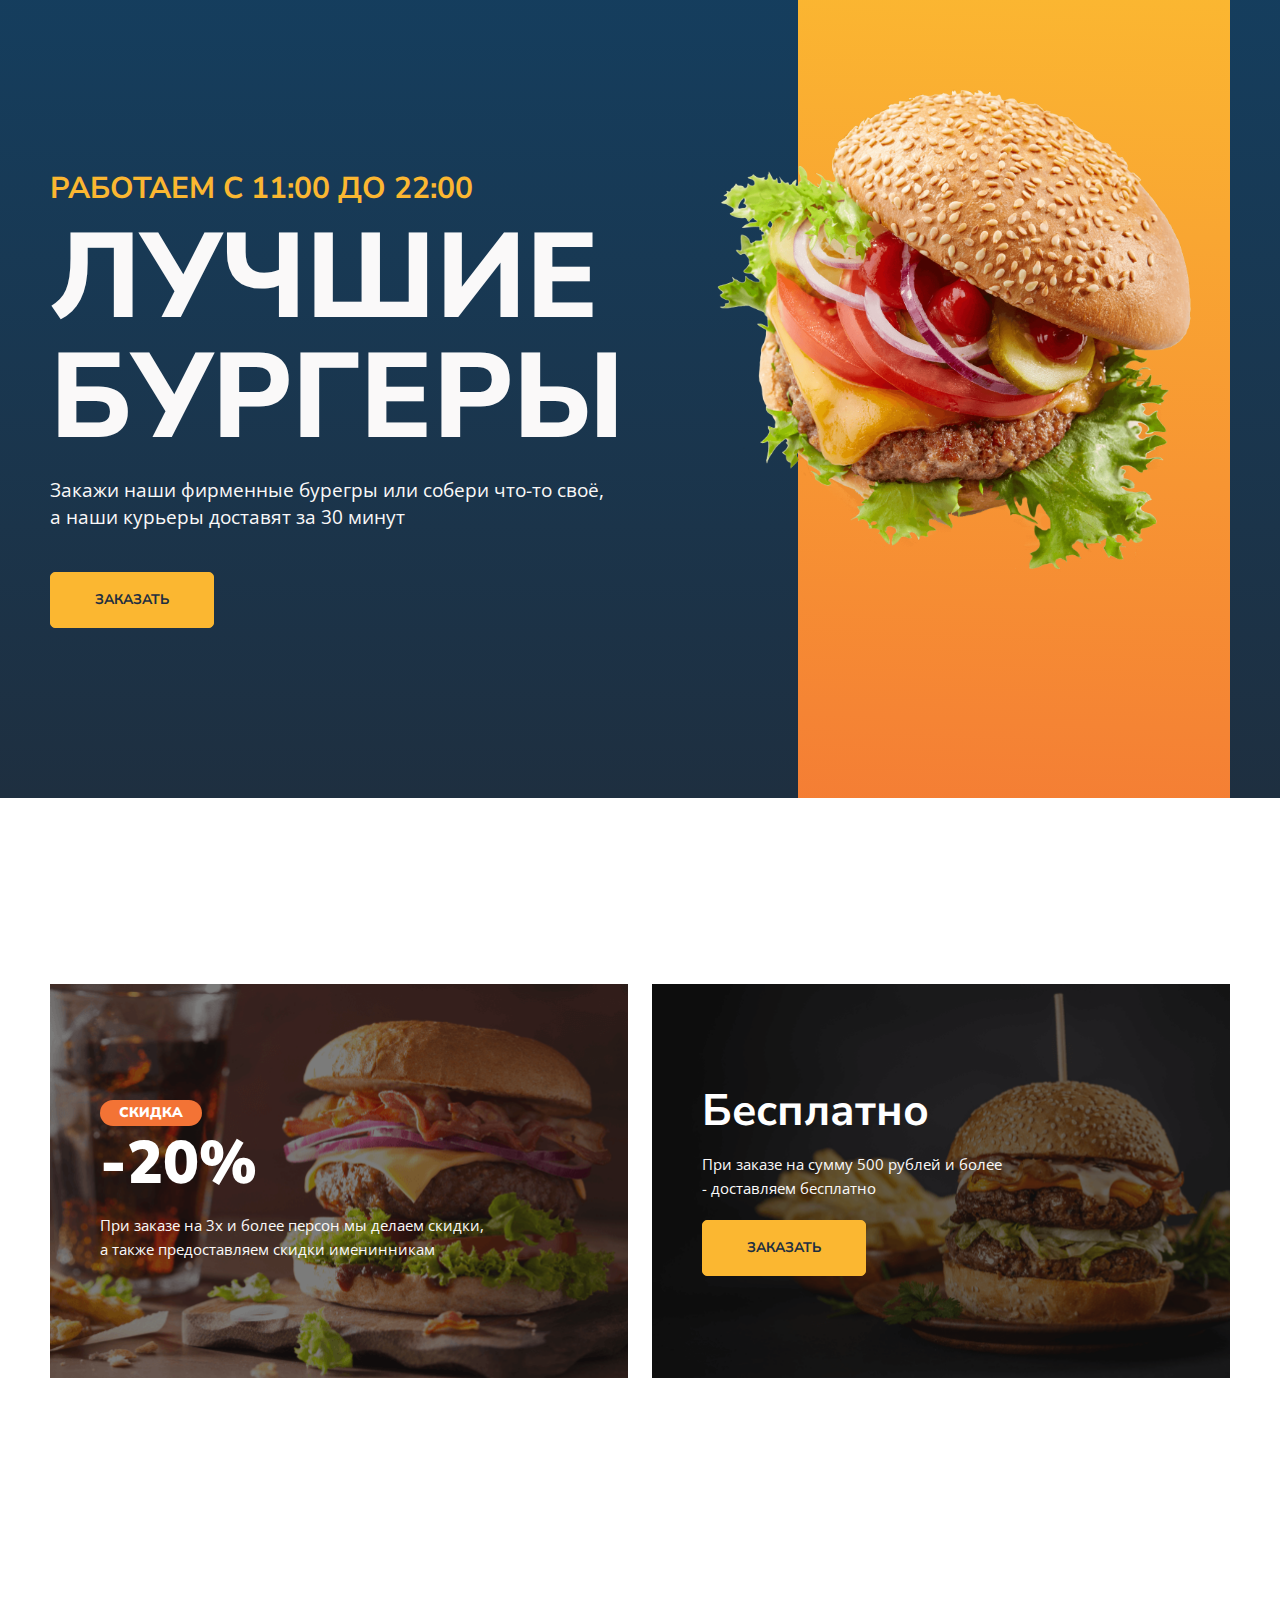
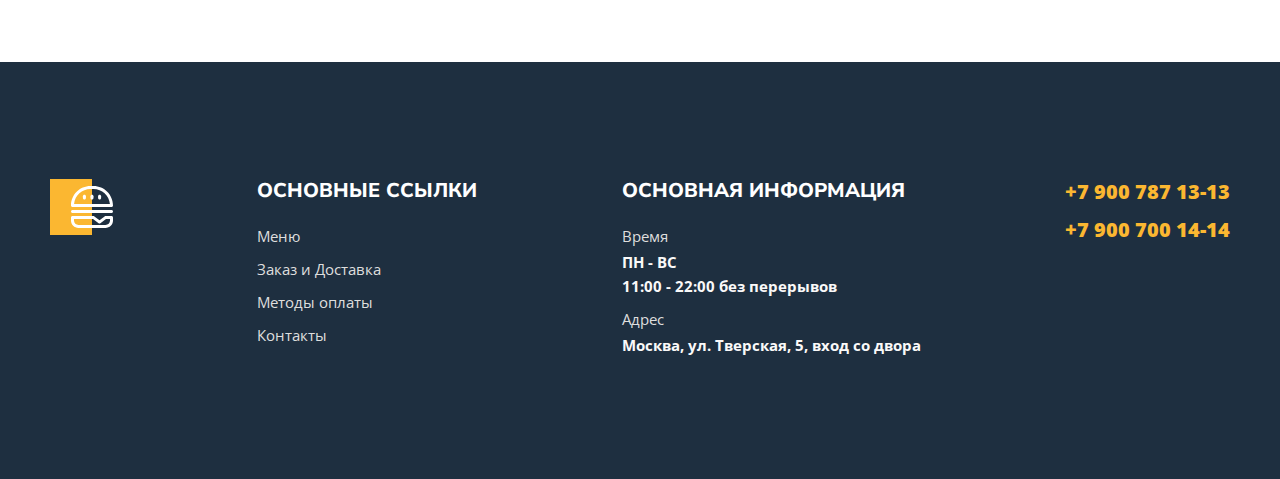
<file: index.html>
<!DOCTYPE html>
<html lang="ru">
<head>
    <meta charset="UTF-8">
    <meta http-equiv="X-UA-Compatible" content="IE=edge">
    <meta name="viewport" content="width=device-width, initial-scale=1.0">
    <title>Burgers</title>
    <link rel="preconnect" href="https://fonts.googleapis.com">
    <link rel="preconnect" href="https://fonts.gstatic.com" crossorigin>
    <link href="https://fonts.googleapis.com/css2?family=Nunito+Sans:wght@600;700;800;900&family=Open+Sans:wght@400;600;700&display=swap" rel="stylesheet">
    <link rel="stylesheet" href="css/normalize.css">
    <link rel="stylesheet" href="css/main.css">
    <link rel="apple-touch-icon" sizes="180x180" href="img/favicon/apple-touch-icon.png">
    <link rel="icon" type="image/png" sizes="32x32" href="img/favicon/favicon-32x32.png">
    <link rel="icon" type="image/png" sizes="16x16" href="img/favicon/favicon-16x16.png">
    <link rel="apple-touch-icon" sizes="192x192" href="img/favicon/android-chrome-192x192">
    <link rel="icon" type="image/png" sizes="512x512" href="img/favicon/android-chrome-512x512">
    <link rel="icon" sizes="16x16" href="img/favicon/favicon.ico">
    <link rel="mask-icon" href="img/favicon/safari-pinned-tab.svg" color="#5bbad5">
    <meta name="msapplication-TileColor" content="#da532c">
    <meta name="theme-color" content="#ffffff">
</head>
<body>
    <div class="main">
        <div class="wrapper">
            <div class="content">
                <h1 class="content-title">
                    <span>работаем с 11:00 до 22:00</span>
                    лучшие бургеры
                </h1>
                <p class="content-text">Закажи наши фирменные бурегры или собери что-то своё, а&nbsp;наши курьеры доставят за&nbsp;30&nbsp;минут</p>
                <a class="content-link" href="menu.html">заказать</a>
            </div>
            <div class="visual">
                <div class="visual-bg"></div>
                <img src="img/burger.png" alt="Burger">
            </div>
        </div>
    </div>
    <div class="promo">
        <div class="wrapper">
            <div class="promo-left">
                <p class="sale">Скидка</p>
                <p class="cost">-20%</p>
                <p class="promo-description">При заказе на 3х и более персон мы делаем скидки, а также предоставляем скидки именинникам</p>
            </div>
            <div class="promo-right">
                <p class="free">Бесплатно</p>
                <p class="promo-description">При заказе на сумму 500 рублей и более - доставляем бесплатно</p>
                <a href="menu.html">заказать</a>
            </div>
        </div>
    </div>
    <footer class="footer">
        <div class="container">
            <div class="footer-box">
                <div class="footer-item">
                    <img class="footer-logo" src="img/logo-footer.svg" alt="Logo">
                </div>
                <div class="footer-item">
                    <h2>основные ссылки</h2>
                    <ul class="footer-list">
                        <li><a href="menu.html">Меню</a></li>
                        <li><a href="#">Заказ и Доставка</a></li>
                        <li><a href="#">Методы оплаты</a></li>
                        <li><a href="#">Контакты</a></li>
                    </ul>
                    <ul class="footer-list footer-list-tel">
                        <li><a href="tel:+79007871313">+7 900 787 13-13</a></li>
                        <li><a href="tel:+79007001414">+7 900 700 14-14</a></li>
                    </ul>
                </div>
                <div class="footer-item">
                    <h2>основная информация</h2>
                    <ul class="footer-list">
                        <li>
                            <span>Время</span>
                            ПН - ВС <br>
                            11:00 - 22:00 без перерывов
                        </li>
                        <li>
                            <span>Адрес</span>
                            Москва, ул. Тверская, 5, вход со двора
                        </li>
                    </ul>
                </div>
                <div class="footer-tel">
                    <ul class="footer-list footer-list-tel">
                        <li><a href="tel:+79007871313">+7 900 787 13-13</a></li>
                        <li><a href="tel:+79007001414">+7 900 700 14-14</a></li>
                    </ul>
                </div>
            </div>
        </div>
    </footer>
</body>
</html>
</file>
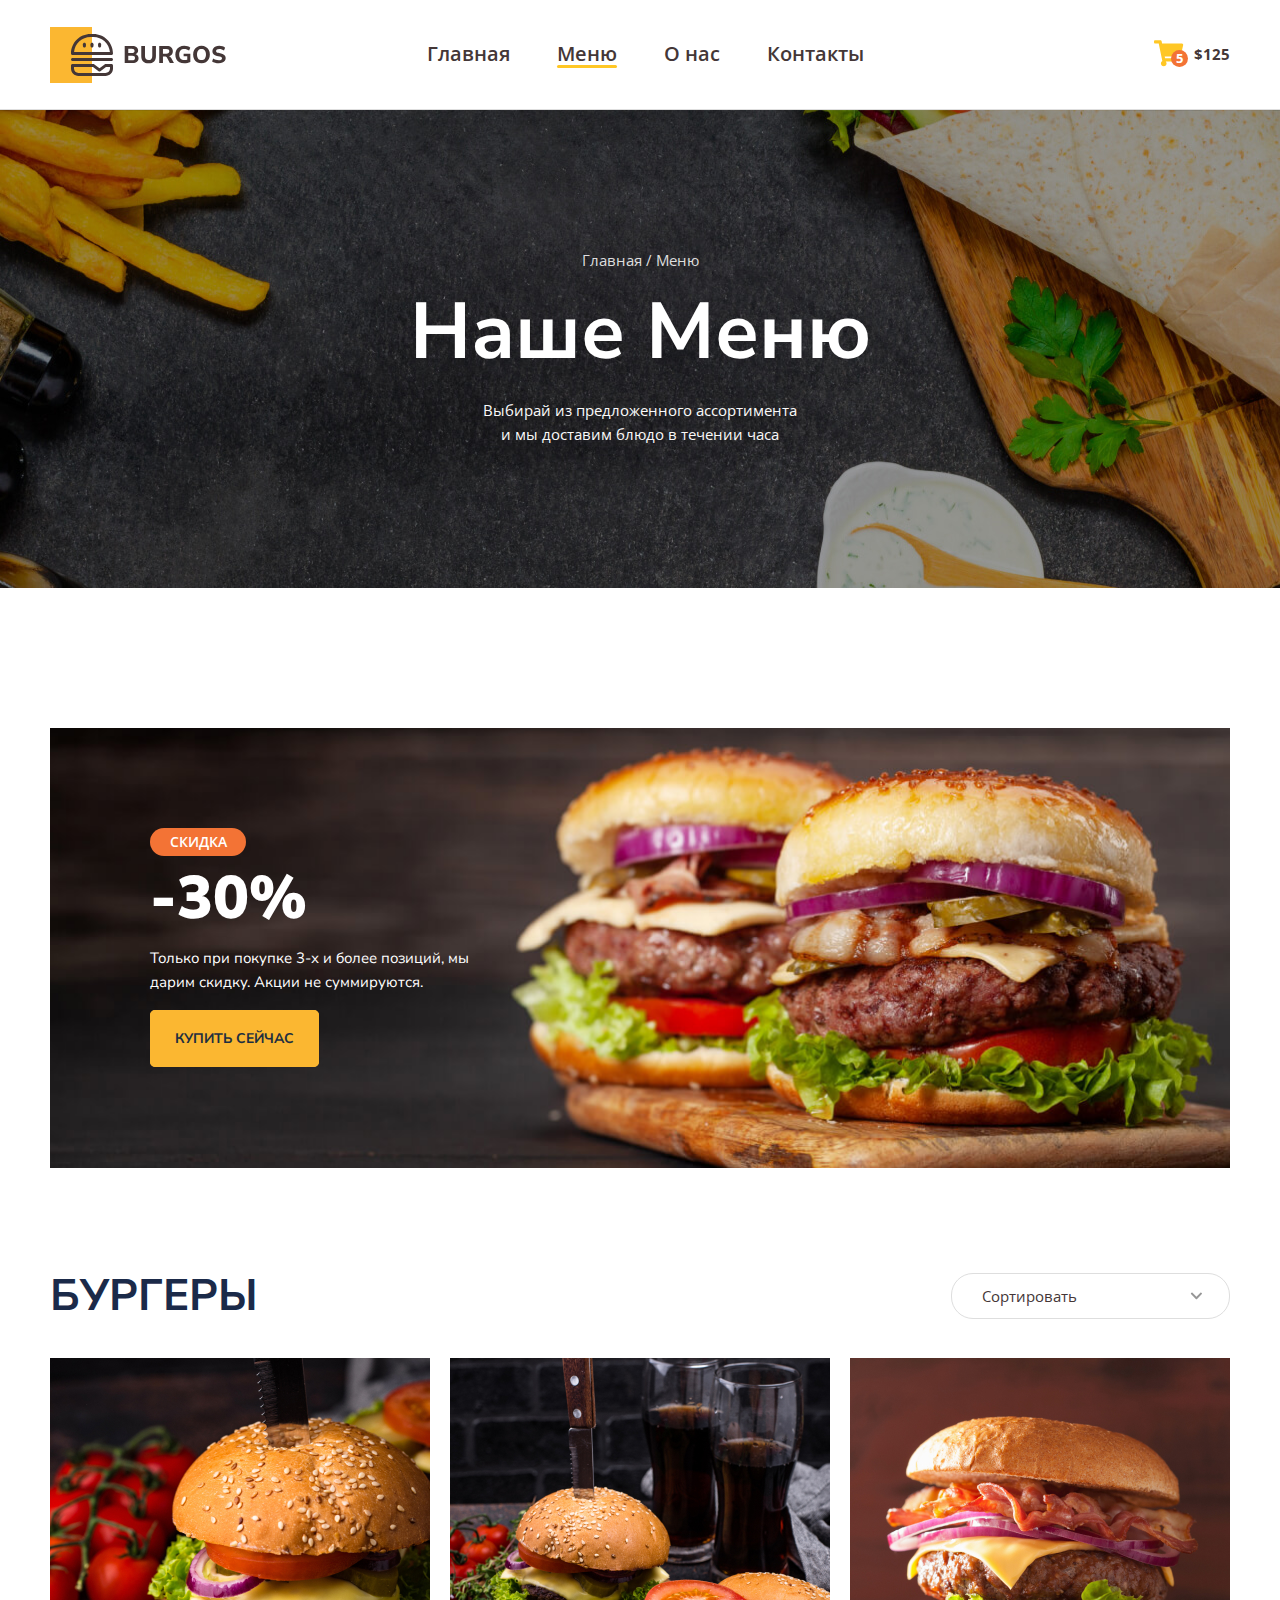
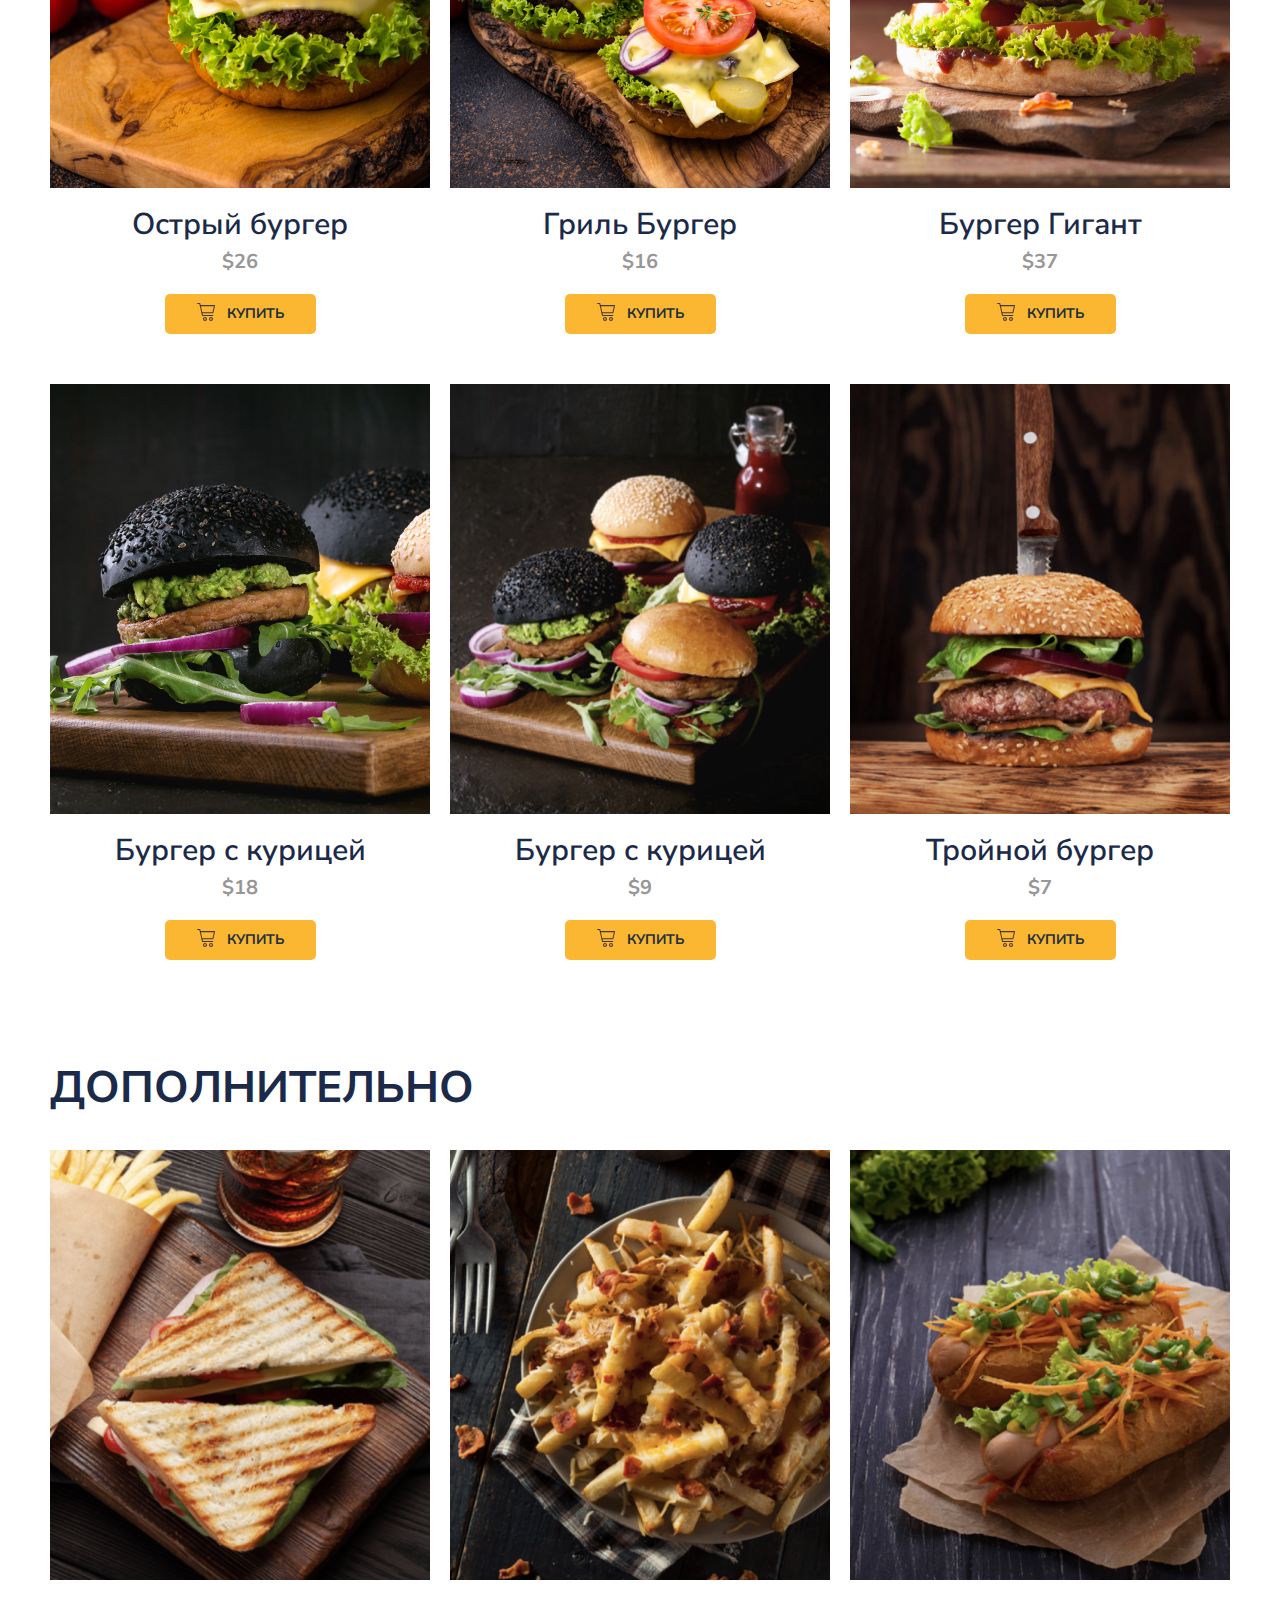
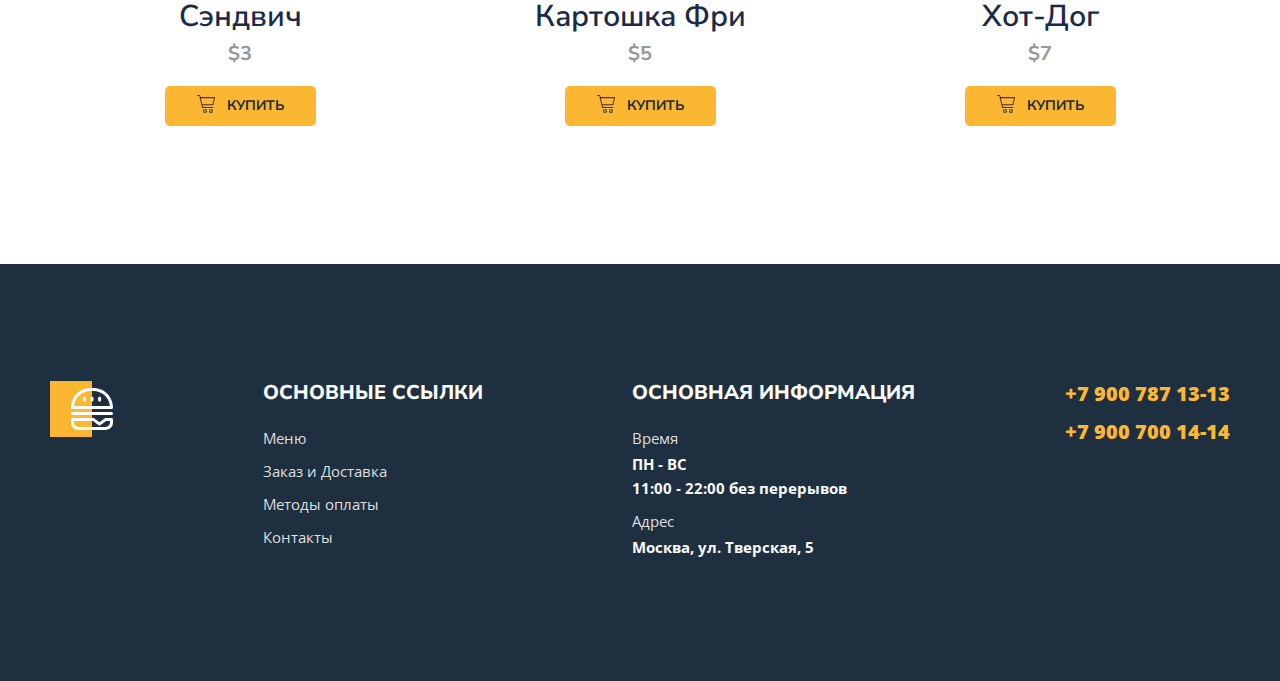
<file: menu.html>
<!DOCTYPE html>
<html lang="ru">
<head>
    <meta charset="UTF-8">
    <meta http-equiv="X-UA-Compatible" content="IE=edge">
    <meta name="viewport" content="width=device-width, initial-scale=1.0">
    <title>Document</title>
    <link rel="preconnect" href="https://fonts.googleapis.com">
    <link rel="preconnect" href="https://fonts.gstatic.com" crossorigin>
    <link href="https://fonts.googleapis.com/css2?family=Nunito+Sans:wght@600;700;800;900&family=Open+Sans:wght@400;600;700&display=swap" rel="stylesheet">
    <link rel="stylesheet" href="css/normalize.css">
    <link rel="stylesheet" href="css/main.css">
    
</head>
<body>
    <header id="HeaderTop">
        <div class="container">
            <div class="header">
                <div class="header-burger">
                    <button class="burger" onclick="openModal()"></button>
                </div>
                <div class="header-items">
                    <a href="index.html" class="header-logo"></a>
                    <nav>
                        <ul class="header-nav">
                            <li><a href="index.html">Главная</a></li>
                            <li><a href="#" class="active">Меню</a></li>
                            <li><a href="#">О нас</a></li>
                            <li><a href="#">Контакты</a></li>
                        </ul>
                    </nav>
                </div>
                <button type="button" class="button">
                    <span class="button-item">
                        <img src="img/cart.svg" alt="Корзина">
                        <span class="button-count">5</span>
                    </span>
                    <span class="button-text">$125</span>
                </button>
            </div>
        </div>
    </header>
    <div class="bg">
        <div class="container">
            <ul class="breadcrumbs">
                <li><a href="index.html">Главная</a></li>
                <li><a href="#">Меню</a></li>
            </ul>
            <h1 class="title">Наше Меню</h1>
            <p class="description">Выбирай из предложенного ассортимента и мы доставим блюдо в течении часа</p>
        </div>
    </div>
    <main>
        <div class="banner">
            <div class="container">
                <div class="banner-box">
                    <h2 class="banner-title">
                        <span>скидка</span>
                        -30%
                    </h2>
                    <p class="banner-text">Только при покупке 3-х и более позиций, мы дарим скидку. Акции не суммируются.</p>
                    <a href="#menuBurger" class="banner-link">купить сейчас</a>
                </div>
            </div>
        </div>
        <section class="menu" id="menuBurger">
            <div class="container">
                <div class="menu-header">
                    <h2 class="menu-title">
                        бургеры
                    </h2>
                    <select class = "menu-select">
                        <option value="">Сортировать</option>
                        <option value="up">По возрастанию</option>
                        <option value="down">По убыванию</option>
                    </select>
                </div>
                <div class="menu-grid">
                    <div class="menu-grid-item">
                        <div class="menu-grid-cover">
                            <img src="img/menu/01.jpg" alt="Острый бургер">
                        </div>
                        <p class="meni-grid-title">Острый бургер</p>
                        <p class="meni-grid-price">$26</p>
                        <button type="button" class="menu-grid-btn">
                            <span class="menu-grid-icon"><img src="img/menu/cart1.svg" alt=""></span>
                            <span class="menu-grid-text">купить</span>
                        </button>
                    </div>
                    <div class="menu-grid-item">
                        <div class="menu-grid-cover">
                            <img src="img/menu/02.jpg" alt="Острый бургер">
                        </div>
                        <p class="meni-grid-title">Гриль Бургер</p>
                        <p class="meni-grid-price">$16</p>
                        <button type="button" class="menu-grid-btn">
                            <span class="menu-grid-icon"><img src="img/menu/cart1.svg" alt=""></span>
                            <span class="menu-grid-text">купить</span>
                        </button>
                    </div>
                    <div class="menu-grid-item">
                        <div class="menu-grid-cover">
                            <img src="img/menu/03.jpg" alt="Острый бургер">
                        </div>
                        <p class="meni-grid-title">Бургер Гигант</p>
                        <p class="meni-grid-price">$37</p>
                        <button type="button" class="menu-grid-btn">
                            <span class="menu-grid-icon"><img src="img/menu/cart1.svg" alt=""></span>
                            <span class="menu-grid-text">купить</span>
                        </button>
                    </div>
                    <div class="menu-grid-item">
                        <div class="menu-grid-cover">
                            <img src="img/menu/04.jpg" alt="Острый бургер">
                        </div>
                        <p class="meni-grid-title">Бургер с курицей</p>
                        <p class="meni-grid-price">$18</p>
                        <button type="button" class="menu-grid-btn">
                            <span class="menu-grid-icon"><img src="img/menu/cart1.svg" alt=""></span>
                            <span class="menu-grid-text">купить</span>
                        </button>
                    </div>
                    <div class="menu-grid-item">
                        <div class="menu-grid-cover">
                            <img src="img/menu/05.jpg" alt="Острый бургер">
                        </div>
                        <p class="meni-grid-title">Бургер с курицей</p>
                        <p class="meni-grid-price">$9</p>
                        <button type="button" class="menu-grid-btn">
                            <span class="menu-grid-icon"><img src="img/menu/cart1.svg" alt=""></span>
                            <span class="menu-grid-text">купить</span>
                        </button>
                    </div>
                    <div class="menu-grid-item">
                        <div class="menu-grid-cover">
                            <img src="img/menu/06.jpg" alt="Острый бургер">
                        </div>
                        <p class="meni-grid-title">Тройной бургер</p>
                        <p class="meni-grid-price">$7</p>
                        <button type="button" class="menu-grid-btn">
                            <span class="menu-grid-icon"><img src="img/menu/cart1.svg" alt=""></span>
                            <span class="menu-grid-text">купить</span>
                        </button>
                    </div>
                </div>
            </div>
        </section>
        <section class="additional-menu">
            <div class="container">
                <div class="menu-header">
                    <h2 class="menu-title">
                        дополнительно
                    </h2>
                </div>
                    <div class="menu-grid additional-flex">
                        <div class="menu-grid-item">
                            <div class="menu-grid-cover">
                                <img src="img/menu/07.jpg" alt="Острый бургер">
                            </div>
                            <p class="meni-grid-title">Сэндвич</p>
                            <p class="meni-grid-price">$3</p>
                            <button type="button" class="menu-grid-btn">
                                <span class="menu-grid-icon"><img src="img/menu/cart1.svg" alt=""></span>
                                <span class="menu-grid-text">купить</span>
                            </button>
                        </div>
                        <div class="menu-grid-item">
                            <div class="menu-grid-cover">
                                <img src="img/menu/08.jpg" alt="Острый бургер">
                            </div>
                            <p class="meni-grid-title">Картошка Фри</p>
                            <p class="meni-grid-price">$5</p>
                            <button type="button" class="menu-grid-btn">
                                <span class="menu-grid-icon"><img src="img/menu/cart1.svg" alt=""></span>
                                <span class="menu-grid-text">купить</span>
                            </button>
                        </div>
                        <div class="menu-grid-item">
                            <div class="menu-grid-cover">
                                <img src="img/menu/09.jpg" alt="Острый бургер">
                            </div>
                            <p class="meni-grid-title">Хот-Дог</p>
                            <p class="meni-grid-price">$7</p>
                            <button type="button" class="menu-grid-btn">
                                <span class="menu-grid-icon"><img src="img/menu/cart1.svg" alt=""></span>
                                <span class="menu-grid-text">купить</span>
                            </button>
                        </div>
                    </div>
            </div>
        </section>
    </main>
    <footer class="footer">
        <div class="container">
            <div class="footer-box">
                <div class="footer-item">
                    <img class="footer-logo" src="img/logo-footer.svg" alt="Logo">
                </div>
                <div class="footer-item">
                    <h2>основные ссылки</h2>
                    <ul class="footer-list">
                        <li><a href="#">Меню</a></li>
                        <li><a href="#">Заказ и Доставка</a></li>
                        <li><a href="#">Методы оплаты</a></li>
                        <li><a href="#">Контакты</a></li>
                    </ul>
                    <ul class="footer-list footer-list-tel">
                        <li><a href="tel:+79007871313">+7 900 787 13-13</a></li>
                        <li><a href="tel:+79007001414">+7 900 700 14-14</a></li>
                    </ul>
                </div>
                <div class="footer-item">
                    <h2>основная информация</h2>
                    <ul class="footer-list">
                        <li>
                            <span>Время</span>
                            ПН - ВС <br>
                            11:00 - 22:00 без перерывов
                        </li>
                        <li>
                            <span>Адрес</span>
                            Москва, ул. Тверская, 5
                        </li>
                    </ul>
                </div>
                <div class="footer-tel">
                    <ul class="footer-list footer-list-tel">
                        <li><a href="tel:+79007871313">+7 900 787 13-13</a></li>
                        <li><a href="tel:+79007001414">+7 900 700 14-14</a></li>
                    </ul>
                </div>
            </div>
        </div>
    </footer>
    <a href="#HeaderTop" class="button-up hidden" id="btnUp">Наверх</a>
    <div class="modal" id="modal">
        <ul class="header-nav">
            <li><a href="index.html">Главная</a></li>
            <li><a href="#" class="active">Меню</a></li>
            <li><a href="#">О нас</a></li>
            <li><a href="#">Контакты</a></li>
        </ul>
        <button class="burger-close" onclick="closeModal()"></button>
    </div>
    <script src="js/main.js"></script>
</body>
</html>
</file>
<file: css/main.css>
body{  
    font-family: 'Nunito Sans', sans-serif;
    /*font-family: 'Open Sans', sans-serif;*/
}
.header{
    font-family: 'Open Sans', sans-serif;
    display: flex;
    align-items: center;
    justify-content: space-between;
    padding-top: 26px;
    padding-bottom: 25px;
}
header{
    border-bottom: 1px solid #DEDEDE;
}
.header-items{
    display: flex;
    justify-content: space-between;
    align-items: center;
    flex-basis: 69%;
}
.container{
    margin: 0 auto;
    max-width: 1180px;
    padding-left: 15px;
    padding-right: 15px;
}
.header-logo{
    display: block;
    background-image: url(../img/logo.svg);
    width: 176px;
    height: 56px;
    background-repeat: no-repeat;
    background-size: cover;
}
.header-nav{
    display: flex;
    align-items: center;
    justify-content: center;
    list-style-type: none;
    gap: 47px;
}
.header-nav a{
    color: #443737;
    font-weight: 600;
    font-size: 20px;
    text-decoration: none;
    transition: 0.3s;
}
.header-nav a:hover{
    color: #FFC725;
}
.header-nav a::after{
    content: '';
    width: 100%;
    height: 3px;
    background: transparent;
    border-radius: 1.5px;
    display: block;
}
.header-nav a.active::after{
    background: #FFC725;
}
.button{
    display: flex;
    align-items: center;
    background-color: transparent;
    border: none;
    padding: 0;
    gap: 10px;
    cursor: pointer;
}
.button-item{
    position: relative;
}
.button-count{
    background-color: #F37335;
    color: white;
    font-weight: 700;
    font-size: 13px;
    border-radius: 100%;
    position: absolute;
    width: 17px;
    height: 17px;
    text-align: center;
    line-height: 1.3 ;
    bottom: 3px;
    right: -4px;
}
.button-text{
    color: #443737;
    font-weight: 700;
    font-size: 15px;
}
.bg{
    text-align: center;
    color: white;
    background-image: url(../img/bg.jpg);
    background-size: cover;
    background-position: center center;
    padding: 142px 0;
    margin-bottom: 140px;
}
.breadcrumbs {
    padding-left: 0;
    margin-top: 0;
    list-style-type: none;
    display: flex;
    justify-content: center;
    gap: 8px;
}
.breadcrumbs a{
    font-family: 'Open Sans', sans-serif;
    color: #DEDEDE;
    text-decoration: none;
    font-size: 15px;
    transition: 0.3s;
}
.breadcrumbs a:hover{
    color: #FFC725;;
}
.breadcrumbs a:hover::before{
    color: #DEDEDE;
}
.breadcrumbs a::before{
    content: '/';
    position: relative;
    left: -4px ;
    pointer-events: none;
}
.breadcrumbs li:first-child a::before{
    display: none;
}
.title{
    margin-top: 17px;
    margin-bottom: 20px;
    font-family: 'Nunito Sans', sans-serif;
    font-size: 79px;
    font-weight: 700;
}
.description {
    font-family: 'Open Sans', sans-serif;
    font-size: 15px;
    line-height: 1.6;
    color: #FAF9F9;
    max-width: 320px;
    margin: 0 auto;
}
.banner-box{
    background-image: url(../img/banner-box.jpg);
    background-repeat: no-repeat;
    background-size: cover;
    background-position: 0 center;
    padding: 100px 100px 120px 100px;
    margin-bottom: 80px;
    color: white;
}
.banner-title{
    font-family: 'Nunito Sans', sans-serif;
    font-weight: 900;
    font-size: 60px;
    line-height: 76px;
    margin: 0;
}
.banner-title span{
    display: block;
    max-width: 57px;
    padding: 5px 19.73px;
    background-color: #F37335;
    border-radius: 20px;
    font-family: 'Open Sans', sans-serif;
    font-weight: 600;
    font-size: 14px;
    line-height: 18px;
    text-transform: uppercase;
    margin-bottom: 4px;
}
.banner-text{
    margin-top: 10px;
    max-width: 320px;
    font-size: 15px;
    line-height: 24px;
    margin-bottom: 35px;
}
.banner-link{
    background-color: #FBB731;
    font-family: 'Nunito Sans', sans-serif;
    color: #1E2F40;
    text-decoration: none;
    text-transform: uppercase;
    font-weight: 700;
    font-size: 14px;
    line-height: 18px;
    padding: 18px 24px;
    border-radius: 5px;
    border: 1px solid #FBB731;
    transition: 0.2s;
}
.banner-link:hover{
    background-color: transparent;
    border: 1px solid #FBB731;
    color: #FBB731;
}
.menu{
    padding-top: 20px ;
}
.menu-header{
    display: flex;
    justify-content: space-between;
    align-items: center;
    margin-bottom: 34px;
}
.menu-title{
    text-transform: uppercase;
    color: #1B2A49;
    font-family: 'Nunito Sans', sans-serif;
    font-weight: 700;
    line-height: 56px;
    font-size: 44px;
    margin: 0;
}
.menu-select{
    border: 1px solid #DEDEDE;
    border-radius: 22px;
    padding: 10px 30px;
    font-family: 'Open Sans', sans-serif;
    font-size: 15px;
    line-height: 24px;
    color: #443737;
    -webkit-appearance: none;
       -moz-appearance: none;
            appearance: none;
    flex-basis: 279px;
    background-color: white;
    background-image: url(../img/arrow.svg);
    background-size: 12.79px 7.77px;
    background-repeat: no-repeat;
    background-position: 90% center;
}
.menu-grid{
    display: grid;
    grid-template-columns: repeat(3,1fr);
    gap: 50px 20px;
    margin-bottom: 100px;
}
.menu-grid-cover{
    width: 100%;
    height: 430px;
    position: relative;
    overflow: hidden;
    margin-bottom: 20px;
}
.menu-grid-cover img{
    position: absolute;
    left: 50%;
    top: 50%;
    transform: translate(-50%, -50%);
    -o-object-fit: cover;
       object-fit: cover;
    width: 100%;
    height: 100%;
}
.menu-grid-item{
    text-align: center;
}
.meni-grid-title{
    font-family: 'Nunito Sans', sans-serif;
    color: #1B2A49;
    font-weight: 600;
    font-size: 30px;
    margin-top: 0;
    margin-bottom: 5px; 
}
.meni-grid-price{
    color: #979797;
    font-weight: 700;
    font-size: 20px;
    line-height: 28px;
    margin: 0;
    margin-bottom: 18px;
}
.menu-grid-btn{
    background-color: #FBB731;
    border: 0;
    border-radius: 5px;
    padding: 9px 32px;
    display: flex;
    justify-content: center;
    align-items: center;
    margin: 0 auto;
    gap: 12px;
    transition: 0.2s;
}
.menu-grid-btn:hover{
    background-color: #F37335;
    cursor:pointer;
}
.menu-grid-text{
    font-family: 'Nunito Sans', sans-serif;
    text-transform: uppercase;
    color: #1E2F40;
    font-size: 14px;
    line-height: 18px;
    font-weight: 700;
}
.additional-menu-grid{
    display: grid;
    grid-template-columns: repeat(3,1fr);
    gap: 50px 20px;
    margin-bottom: 100px;
}
.footer {
    background: #1E2F40;
    color: #fff;
    padding-top: 117px;
    padding-bottom: 106px;
    margin-top: 138px;
}
.footer-box{
    display: flex;
    justify-content: space-between;
}
.footer-logo {
    width: 63px;
    height: 56px;
}
.footer-item {
    flex: 0 0 auto;
}
.footer-item:nth-child(2) .footer-list-tel{
    display: none;
}
.footer-item h2 {
    font-size: 20px;
    font-weight: 800;
    text-transform: uppercase;
    margin-bottom: 22px;
    margin-top: 0;
}

.footer-list li {
    margin-bottom: 9px;
    font-family: 'Open Sans', sans-serif;
    font-size: 15px;
    color: #FAF9F9;
    font-weight: 700;
    line-height: 24px;
}
.footer-list a {
    color: #DEDEDE;
    text-decoration: none;
    font-weight: 400;
    transition: 0.2s;
    line-height: 130%;
}
.footer-item span {
    color: #DEDEDE;
    display: block;
    font-weight: 400;
    margin-bottom: 2px;
}
.footer-list-tel{
    margin-top: 0;
}

.footer-list-tel li {
    margin-bottom: 12px;
}
.footer-list-tel a{
    font-weight: 900;
    font-size: 20px;
    color: #FBB731;
}
.footer-list{
    padding-left: 0;
    list-style-type: none;
}
.footer-list a:hover{
    color: #FBB731;
}
.footer-list-tel li a:hover{
    color: white;
}

.button-up{
    background-color: #FBB731;
    font-family: "Nunito Sans", sans-serif;
    text-transform: uppercase;
    color: rgb(30, 47, 64);
    font-size: 14px;
    line-height: 18px;
    font-weight: 700;
    text-decoration: none;
    padding: 5px 20px ;
    position: fixed;
    bottom: 20px;
    right: 20px;
    transition: .3s;
    border-radius: 5px;
}
.button-up.hidden{
    opacity: 0;
}
.button-up.visivle{
    opacity: 1;
}
.button-up:hover{
    background-color: #F37335;
}
/* style index*/

.main {
    background: linear-gradient(180deg, #0C4C7B -100%, #1E2F40 100%);
}
.wrapper{
    max-width: 1180px;
    margin: 0 auto;
    display: flex;
    justify-content: space-between;
}
.content {
    color: #FAF9F9;
    flex: 0 0 580px;
    padding-top: 170px;
    padding-bottom: 170px;
}
.content-title {
    font-size: 120px;
    font-weight: 800;
    text-transform: uppercase;
    line-height: 120px;
    margin-bottom: 40px;
    margin-top: 0;
    margin-bottom: 0;
}
.content-title span {
    color: #FBB731;
    font-size: 30px;
    font-weight: 700;
    line-height: 38px;
    display: block;
    margin-bottom: 10px;
}
.content-text {
    font-family: 'Open Sans', sans-serif;
    font-size: 19px;
    line-height: 1.4;
    margin-bottom: 42px;
}
.content-link,
.promo a {
    color: #1E2F40;
    background-color: #FBB731;
    border-radius: 5px;
    text-decoration: none;
    padding: 19px 44px;
    display: inline-block;
    text-transform: uppercase;
    font-size: 14px;
    font-weight: 700;
    border: 1px solid #FBB731;
    transition: 0.2s;
}
.content-link:hover,
.promo a:hover{
    background-color: transparent;
    color: #FBB731;
}
.visual {
    flex-grow: 1;
    display: flex;
    justify-content: flex-end;
    position: relative;
}
.visual-bg {
    width: 432px;
    height: 100%;
    background: linear-gradient(2.42deg, #F37335 -19.6%, #FBB731 100.79%, #FDC830 100.79%);
}
.main img {
    width: 800px;
    position: absolute;
    right: -168px;
    top: -90px;
}
.promo {
    padding-top: 186px;
    padding-bottom: 146px;
}
.promo-left,
.promo-right {
    flex: 0 0 49%;
    color: #fff;
    box-sizing: border-box;
    background-repeat: no-repeat;
    background-size: cover;
    background-position: center;
}
.promo-left {
    background-image: url(../img/promo-left.png);
    padding: 116px 50px;
}
.promo-right {
    background-image: url(../img/promo-right.png);
    padding: 102px 50px;
}
.sale {
    font-size: 14px;
    font-weight: 900;
    background: #F37335;
    padding: 5px 19px;
    border-radius: 14px;
    display: inline-block;
    text-transform: uppercase;
    margin-bottom: 3px;
    margin-top: 0;
}
.cost {
    font-size: 60px;
    font-weight: 900;
    margin-bottom: 8px;
    margin-top: 0;
}
.promo-description {
    font-family: 'Open Sans', sans-serif;
    color: #FAF9F9;
    font-size: 15px;
    line-height: 24px;
    margin-bottom: 0;
}
.promo-left .promo-description {
    max-width: 392px;
}
.promo-right .promo-description {
    max-width: 300px;
    margin-bottom: 20px;
}
.free {
    font-size: 44px;
    font-weight: 700;
    margin-bottom: 10px;
    margin-top: 0;
}
/*modal*/

.burger{
    width: 34px;
    height: 22px;
    background-image: url(../img/burger.svg);
    background-repeat: no-repeat;
    background-size: contain ;
    border: none;
    background-color: transparent;
    cursor: pointer;
}
.modal{
    background-color: #FFF8DC;
    max-width: 500px;
    text-align: center;
    position: absolute;
    top: -400px;
    left: 0;;
    right: 0;
    margin: 20px auto 0;
    padding: 40px 30px;
    box-sizing: border-box;
    transition: .5s;
}
.modal .header-nav{
    flex-direction: column;
    align-items: center;
    gap: 23px;
    padding: 0;
    margin: 0;
}
.burger-close{
    width: 22px;
    height: 22px;
    background-image: url(../img/close.svg);
    background-repeat: no-repeat;
    background-size: contain;
    background-color: transparent;
    border: 0;
    cursor: pointer;
    position: absolute;
    top: 20px;
    right: 20px;
}
.header-burger{
    display: none;
}
/* adaptive */
@media (max-width: 1551px){
    .main img{
        top: -10px;
        right: -2vw;
        width: 600px;
    }

}
@media (max-width: 783px){
    .header-burger{
        display: block;
    }
    nav{
        display: none;
    }
}

@media (max-width: 1257px){
    .content{
        max-width: 738px;
    }
    .header-logo{
        width: 150px;
        height: 48px;
        background-size: contain;
    }
    .header-nav{
        gap:20px;
    }
    .header-items{
        flex-basis: 75.5% ;
    }
    .bg{
        margin-bottom: 72px;
    }
    .banner-box{
        padding: 100px 40px;
        background-position: -80px center;
    }
    .menu-grid{
        grid-template-columns: repeat(2,1fr);
        gap: 30px 15px;
    }
    .footer-tel{
        display: none;
    }
    .footer-item:nth-child(2) .footer-list-tel{
        display: block;
    }
    /* .footer-box{
        gap:0px 70px;
        flex-wrap: wrap;
    }
    .footer-item:nth-child(2){
        width: 255px;
    }
    .footer-item:nth-child(3){
        width: 282px;
    }
    .footer-list-tel{
        margin-left: 150px;
    } */
    .additional-menu{
        overflow: hidden;
        height: 83vw;
    }
    .additional-menu .container{
        padding-right: 0;
    }
    .additional-menu .menu-grid{
        display: flex;
        overflow-x: scroll;
        overflow-y: hidden;
        height: 83vw;
        padding-right: 15px;
    }
    .additional-menu .menu-grid-item{
        flex: 0 0 380px;
    }
    .additional-flex .menu-grid-cover{
        height: 50vw;
    }
    .wrapper{
        max-width: 1000px;
    }
    .content-title span{
        font-size: 22px;
        margin-bottom: 7px;
    }
    .content-title{
        font-size: 86px;
    }
    .content-text{
        font-size:14px;
    }
    .content-link{
        padding: 17px 40px;
        font-size: 13px;
    }
    .content{
        padding-top: 42px;
        padding-bottom: 120px;
    }
    .visual{
        justify-content:center;
    }
    .visual-bg{
        width: 15vw;
    }
    .main img{
        width: 496px;
        top: 170px;
        right: -20px;
    }
    .promo-left, .promo-right {
        padding: 44px 52px 43px 29px;
    }
    .promo-left .promo-description {
        max-width: 280px;
    }
    .promo-right .promo-description {
        margin-top: 0;
        margin-bottom: 15px;
    }
    .promo-right a{
        font-size: 13px;
        padding: 17px 40px;

    }
}
@media (max-width: 1059px){
    .main img{
        right: 30px;
        width: 450px;
    }
}
@media (max-width: 944px){
    .content-text{
        max-width: 277px;
    }
}
@media (max-width: 783px){
    .main img{
        display: none;
    }
    .additional-menu{
        overflow: hidden;
        height: 92vw;
    }
    .additional-menu .menu-grid-item{
        flex: 0 0 280px;
    }
    .content{
        max-width: 500px;
    }

 
    .header{
        gap:21px;
    }

    .visual-bg{
        display: none;
    }
    .main img{
        width: 400px;
        top: 260px;
        right: 25px;
    }
    .promo .wrapper{
        flex-direction: column;
        gap: 22px
    }
}
@media (max-width:629px){
    .footer-tel{
        display: block;
        text-align: right;
    }
    .footer-item:nth-child(2) .footer-list-tel{
        display: none;
    }
    .footer-box{
        display: grid;
        grid-template-columns: 30% 70%;
        grid-template-areas:
            "logo tel"
            "link link"
            "info info";
        gap: 0;
    }
    .footer-item:nth-child(1) {
        grid-area: logo;
    }
    .footer-item:nth-child(2) {
        grid-area: link;
    }
    .footer-item:nth-child(3) {
        grid-area: info;
    }
    .footer-tel{
        grid-area: tel;
    }
}
@media (max-width: 567px){
    
    .additional-menu{
        overflow: hidden;
        height: 120vw;
    }
    .additional-menu .menu-grid{
        height: 125vw;
    }
    .additional-menu .menu-grid-item{
        flex: 0 0 230px;
    }
    .content{
        max-width: 440px;
    }
    .title{
        font-size: 38px;
    }
    .breadcrumbs{
        font-size: 14px;
    }
    .description{
        font-size: 12px;
    }
    .bg{
        padding: 55px 0;
    }
    .banner-box{
        background-position: 17% center;
        padding: 35px 54px;
    }
    .menu-select{
        background-position: 90% center;
        max-width: 180px;
    }
    .meni-grid-title{
        font-size: 20px;
    }
    .menu-grid-cover{
        height: 50vw;
        margin-bottom: 10px;
    }
    .additional-flex .menu-grid-cover{
        height: 70vw;
    }
    .footer{
        padding-top: 40px;
        margin-top: 50px;
        margin-top: 80px;
    }

    .footer-list-tel{
        margin-left: 0;
    }
    .main img{
        top: 350px;
    }
    .content-text{
        max-width: 277px;
    }
}
@media (max-width: 528px){
    .content{
        max-width: 200px;
    }
    .main img{
        top: 400px;
        right: 40px;
        width: 298px;
    }
}
@media (max-width: 468px){
    .main img{
        top: 450px;
        right: 40px;
        width: 298px;
    }
    .content-title{
        font-size: 60px;
    }
    .bg{
        margin-bottom: 20px;
    }
    .banner-box{
        margin-bottom: 50px;
    }
    .additional-menu{
        overflow: hidden;
        height: 126vw;
    } 
}
@media (max-width: 415px){
    .additional-menu{
        overflow: hidden;
        height: 130vw;
    } 
    .content{
        max-width: 300px; 
    }
    .banner-box{
        background-position: 17% center;
    }
    .menu-title{
        font-size: 27px;
    }
    .menu-select{
        padding: 8px 20px 8px 8px;
        max-width: 120px;
        font-size: 12px;
    }
    .meni-grid-title{
        font-size: 16px;
    }
    .content-title span {
        font-size: 18px;
        margin-bottom: 7px;
    }
    .main img{
        top: 450px;
        right: 10px;
        width: 298px;
    }
}
@media (max-width: 360px){
    .header-logo{
        width: 116px;
        height: 37px;
        background-size: contain;
    }
}
@media (max-width: 375px){
    .header{
        margin-bottom: 0;
        padding-bottom: 20px;
        padding-top: 20px;
    }
    .banner-box{
        background-position: 25% center;
        padding: 35px 28px 34px 15px;
        margin-bottom: 50px;
    }
    .bg{
        margin-bottom: 33px;
    }
    .menu-title{
        font-size: 27px;
    }
    .menu-select{
        padding: 8px 31px 8px 8px;
        max-width: 120px;
        font-size: 12px;
    }
    .menu-grid-cover{
        height: 50vw;
        margin-bottom: 10px;
    }
    .meni-grid-title{
        font-size: 13px;
    }
    .meni-grid-price{
        font-size: 16px ;
        margin-bottom: 8px ;
    }
    .menu-grid-btn{
        padding: 10px 21px ;
    }
    .menu-grid{
        margin-bottom: 50px;
    }
    .additional-flex .menu-grid-cover{
        height: 70vw;
    }
    .content{
        max-width: 360px;
        padding-bottom: 168px;
        padding-top: 42px;
    }
    .main img{
        width: 275px;
        top: 330px;
        right: 10px;
    }
    .content-title span{
        font-size: 14px;
    }
    .content-title{
        font-size: 58px;
        max-width: 290px;
        line-height: 120%;
        margin-left: 15px;
    }
    .content-text{
        margin-left: 15px;
    }
    .content-link{
        margin-left: 15px;
        font-size: 13px;
        padding: 17px 40px;
    }
    .promo{
        padding-top: 102px;
    }
    .cost{
        font-size: 55px;
    }
    .promo-description{
        font-size: 13px;
        line-height: 150%;
    }
    .free{
        font-size: 39px;
    }
    .free .promo-description{
        font-size: 15px;
    }
}
/*starts*/
</file>
